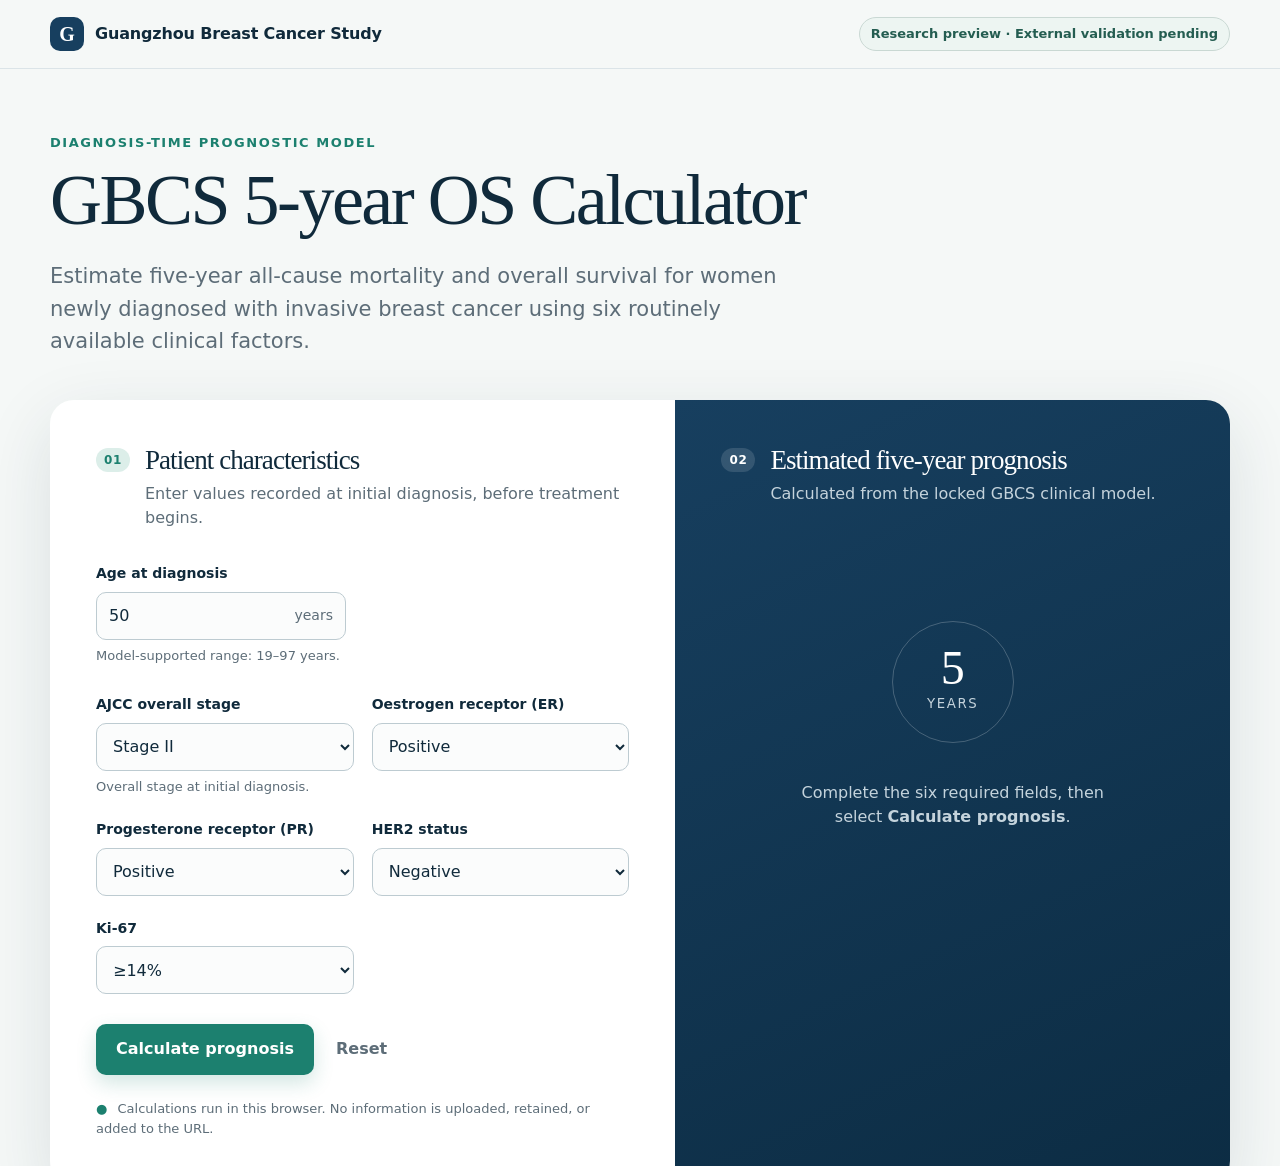
<file: index.html>
<!doctype html>
<html lang="en">
<head>
  <meta charset="utf-8">
  <meta name="viewport" content="width=device-width, initial-scale=1">
  <meta http-equiv="refresh" content="0; url=calculator/">
  <title>GBCS 5-year OS Calculator</title>
</head>
<body>
  <p><a href="calculator/">Open the GBCS 5-year OS Calculator</a>.</p>
</body>
</html>
</file>
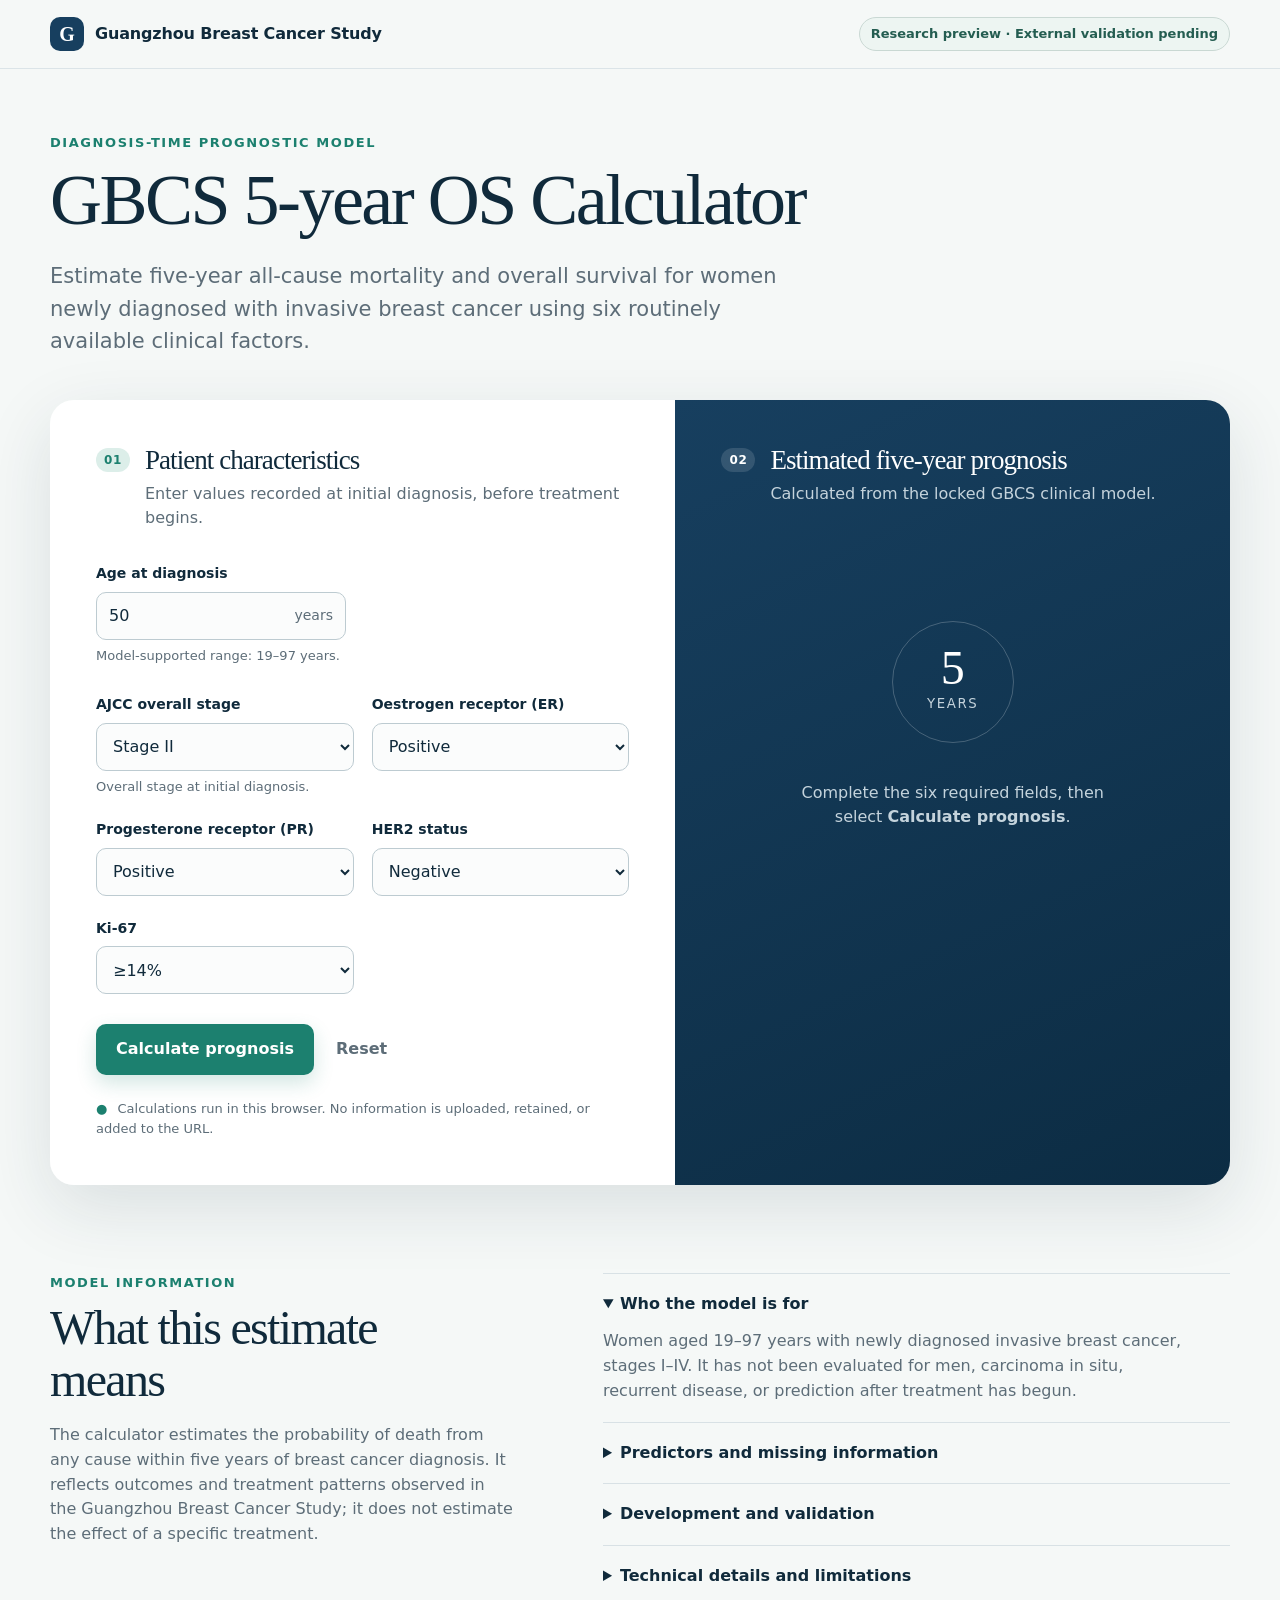
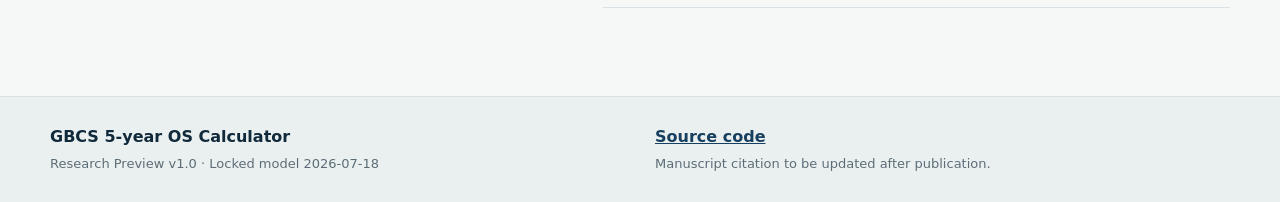
<file: calculator/index.html>
<!doctype html>
<html lang="en">
<head>
  <meta charset="utf-8">
  <meta name="viewport" content="width=device-width, initial-scale=1">
  <meta name="description" content="Research-preview calculator for five-year all-cause mortality after invasive breast cancer diagnosis in the Guangzhou Breast Cancer Study.">
  <meta name="theme-color" content="#173f5f">
  <link rel="icon" href="data:image/svg+xml,%3Csvg xmlns='http://www.w3.org/2000/svg' viewBox='0 0 64 64'%3E%3Crect width='64' height='64' rx='14' fill='%23173f5f'/%3E%3Cpath d='M18 43V21h8c8 0 12 3 12 9 0 4-2 6-5 7l8 6H30l-6-5v5z' fill='white'/%3E%3C/svg%3E">
  <title>GBCS 5-year OS Calculator</title>
  <link rel="stylesheet" href="styles.css">
</head>
<body>
  <header class="site-header">
    <div class="shell header-inner">
      <a class="brand" href="#top" aria-label="GBCS calculator home">
        <span class="brand-mark" aria-hidden="true">G</span>
        <span>Guangzhou Breast Cancer Study</span>
      </a>
      <span class="status-badge">Research preview · External validation pending</span>
    </div>
  </header>

  <main id="top">
    <section class="hero shell" aria-labelledby="page-title">
      <p class="eyebrow">Diagnosis-time prognostic model</p>
      <h1 id="page-title">GBCS 5-year OS Calculator</h1>
      <p class="hero-copy">Estimate five-year all-cause mortality and overall survival for women newly diagnosed with invasive breast cancer using six routinely available clinical factors.</p>
    </section>

    <section class="calculator-shell shell" aria-label="Five-year prognosis calculator">
      <form id="calculator-form" class="input-panel" novalidate>
        <div class="section-heading">
          <span class="step">01</span>
          <div>
            <h2>Patient characteristics</h2>
            <p>Enter values recorded at initial diagnosis, before treatment begins.</p>
          </div>
        </div>

        <div class="field-grid">
          <div class="field field-wide">
            <label for="age">Age at diagnosis</label>
            <div class="number-wrap">
              <input id="age" name="age" type="number" min="19" max="97" step="1" value="50" inputmode="numeric" required aria-describedby="age-help age-error">
              <span>years</span>
            </div>
            <p class="field-help" id="age-help">Model-supported range: 19–97 years.</p>
            <p class="field-error" id="age-error" role="alert"></p>
          </div>

          <div class="field">
            <label for="stage">AJCC overall stage</label>
            <select id="stage" name="stage" required>
              <option value="I">Stage I</option>
              <option value="II" selected>Stage II</option>
              <option value="III">Stage III</option>
              <option value="IV">Stage IV</option>
            </select>
            <p class="field-help">Overall stage at initial diagnosis.</p>
          </div>

          <div class="field">
            <label for="er">Oestrogen receptor (ER)</label>
            <select id="er" name="er" required>
              <option value="Positive" selected>Positive</option>
              <option value="Negative">Negative</option>
            </select>
          </div>

          <div class="field">
            <label for="pr">Progesterone receptor (PR)</label>
            <select id="pr" name="pr" required>
              <option value="Positive" selected>Positive</option>
              <option value="Negative">Negative</option>
            </select>
          </div>

          <div class="field">
            <label for="her2">HER2 status</label>
            <select id="her2" name="her2" required>
              <option value="Negative" selected>Negative</option>
              <option value="Equivocal">Equivocal</option>
              <option value="Positive">Positive</option>
            </select>
          </div>

          <div class="field">
            <label for="ki67">Ki-67</label>
            <select id="ki67" name="ki67" required>
              <option value="<14%">&lt;14%</option>
              <option value=">=14%" selected>≥14%</option>
            </select>
          </div>
        </div>

        <div class="form-actions">
          <button class="primary-button" type="submit">Calculate prognosis</button>
          <button class="text-button" type="button" id="reset-button">Reset</button>
        </div>
        <p class="privacy-note"><span aria-hidden="true">●</span> Calculations run in this browser. No information is uploaded, retained, or added to the URL.</p>
      </form>

      <section class="result-panel" aria-labelledby="result-title" aria-live="polite">
        <div class="section-heading light">
          <span class="step">02</span>
          <div>
            <h2 id="result-title">Estimated five-year prognosis</h2>
            <p>Calculated from the locked GBCS clinical model.</p>
          </div>
        </div>

        <div id="result-empty" class="result-empty">
          <div class="empty-ring" aria-hidden="true"><span>5</span><small>years</small></div>
          <p>Complete the six required fields, then select <strong>Calculate prognosis</strong>.</p>
        </div>

        <div id="result-content" class="result-content" hidden>
          <div class="risk-visual" aria-hidden="true">
            <svg viewBox="0 0 220 126" role="img">
              <path class="gauge-track" d="M25 108 A85 85 0 0 1 195 108" pathLength="100"></path>
              <path id="gauge-fill" class="gauge-fill" d="M25 108 A85 85 0 0 1 195 108" pathLength="100"></path>
            </svg>
            <div class="risk-number"><strong id="mortality-value">—</strong><span>5-year mortality</span></div>
          </div>

          <div class="result-metrics">
            <div>
              <span>Estimated overall survival</span>
              <strong id="survival-value">—</strong>
            </div>
            <div>
              <span>Range across 10 imputed model fits</span>
              <strong id="component-range">—</strong>
            </div>
          </div>

          <p id="profile-summary" class="profile-summary"></p>
          <p class="uncertainty-note">The model-component range is not a 95% confidence interval and does not represent every source of uncertainty in an individual prediction.</p>
          <div class="warning" role="note">
            <strong>Research use only</strong>
            <p>This estimate may support research and prognosis discussion. It must not be used alone to select treatment, alter follow-up, or replace clinical judgement.</p>
          </div>
        </div>
      </section>
    </section>

    <section class="information shell" aria-labelledby="about-title">
      <div class="information-intro">
        <p class="eyebrow">Model information</p>
        <h2 id="about-title">What this estimate means</h2>
        <p>The calculator estimates the probability of death from any cause within five years of breast cancer diagnosis. It reflects outcomes and treatment patterns observed in the Guangzhou Breast Cancer Study; it does not estimate the effect of a specific treatment.</p>
      </div>
      <div class="detail-list">
        <details open>
          <summary>Who the model is for</summary>
          <p>Women aged 19–97 years with newly diagnosed invasive breast cancer, stages I–IV. It has not been evaluated for men, carcinoma in situ, recurrent disease, or prediction after treatment has begun.</p>
        </details>
        <details>
          <summary>Predictors and missing information</summary>
          <p>The model requires age at diagnosis, AJCC overall stage, ER, PR, HER2, and Ki-67. A prediction is not produced if any value is unknown. HER2 equivocal is an explicitly supported model category.</p>
        </details>
        <details>
          <summary>Development and validation</summary>
          <p>The model was developed using 4,231 women with invasive breast cancer diagnosed between 1 October 2008 and 31 January 2018. Internal validation included bootstrap optimism correction and temporal validation among women diagnosed from 2015 onward. Independent external validation and clinical-impact evaluation remain necessary.</p>
        </details>
        <details>
          <summary>Technical details and limitations</summary>
          <p>This browser implementation averages predictions from 10 Cox-model fits created after multiple imputation. Age is represented with a natural cubic spline with knots at 43 and 52 years. Limitations include development in a regional cohort, potential temporal and treatment-policy dependence, and evidence of non-proportional hazards in model diagnostics.</p>
        </details>
      </div>
    </section>
  </main>

  <footer>
    <div class="shell footer-grid">
      <div>
        <strong>GBCS 5-year OS Calculator</strong>
        <p>Research Preview v1.0 · Locked model 2026-07-18</p>
      </div>
      <div>
        <a href="https://github.com/Shelly-linxu/Breast-cancer-prognosis-prediction">Source code</a>
        <p>Manuscript citation to be updated after publication.</p>
      </div>
    </div>
  </footer>

  <script src="model.js"></script>
  <script src="scoring.js"></script>
  <script src="app.js"></script>
</body>
</html>
</file>
<file: calculator/styles.css>
:root {
  color-scheme: light;
  --ink: #102a3b;
  --muted: #5d6d78;
  --line: #d8e1e5;
  --paper: #f5f8f7;
  --white: #ffffff;
  --navy: #173f5f;
  --navy-deep: #0c2c43;
  --teal: #1c806f;
  --teal-light: #dceee9;
  --gold: #d9a52e;
  --danger: #a33f34;
  --shadow: 0 22px 70px rgba(22, 53, 67, 0.12);
}

* { box-sizing: border-box; }

[hidden] { display: none !important; }

html { scroll-behavior: smooth; }

body {
  margin: 0;
  min-width: 320px;
  background: var(--paper);
  color: var(--ink);
  font-family: Inter, ui-sans-serif, system-ui, -apple-system, BlinkMacSystemFont, "Segoe UI", sans-serif;
  font-size: 16px;
  line-height: 1.55;
}

button, input, select { font: inherit; }

.shell { width: min(1180px, calc(100% - 40px)); margin-inline: auto; }

.site-header {
  border-bottom: 1px solid rgba(216, 225, 229, 0.85);
  background: rgba(245, 248, 247, 0.92);
  backdrop-filter: blur(12px);
}

.header-inner { min-height: 68px; display: flex; align-items: center; justify-content: space-between; gap: 20px; }
.brand { display: inline-flex; align-items: center; gap: 11px; color: var(--ink); text-decoration: none; font-weight: 720; letter-spacing: -0.01em; }
.brand-mark { display: grid; place-items: center; width: 34px; height: 34px; border-radius: 10px; background: var(--navy); color: white; font-family: Georgia, serif; font-size: 20px; }
.status-badge { border: 1px solid #c9d8d3; border-radius: 999px; background: #edf5f2; color: #245d51; padding: 6px 11px; font-size: 13px; font-weight: 700; }

.hero { padding-block: 64px 42px; }
.eyebrow { margin: 0 0 8px; color: var(--teal); font-size: 13px; font-weight: 800; letter-spacing: 0.12em; text-transform: uppercase; }
h1, h2 { margin: 0; line-height: 1.1; letter-spacing: -0.035em; }
h1 { max-width: 850px; font-family: Georgia, "Times New Roman", serif; font-size: clamp(42px, 6vw, 72px); font-weight: 500; }
.hero-copy { max-width: 750px; margin: 20px 0 0; color: var(--muted); font-size: clamp(18px, 2vw, 21px); }

.calculator-shell { display: grid; grid-template-columns: minmax(0, 1.06fr) minmax(400px, 0.94fr); border-radius: 24px; overflow: hidden; box-shadow: var(--shadow); }
.input-panel, .result-panel { padding: clamp(28px, 4vw, 46px); }
.input-panel { background: var(--white); }
.result-panel { background: linear-gradient(155deg, var(--navy) 0%, var(--navy-deep) 100%); color: white; }
.section-heading { display: flex; gap: 15px; align-items: flex-start; margin-bottom: 32px; }
.section-heading h2 { font-family: Georgia, "Times New Roman", serif; font-size: 27px; font-weight: 500; }
.section-heading p { margin: 6px 0 0; color: var(--muted); }
.section-heading.light p { color: #c4d3dc; }
.step { display: inline-grid; place-items: center; min-width: 34px; height: 24px; margin-top: 2px; border-radius: 999px; background: var(--teal-light); color: var(--teal); font-size: 12px; font-weight: 800; letter-spacing: .05em; }
.light .step { background: rgba(255,255,255,.13); color: white; }

.field-grid { display: grid; grid-template-columns: 1fr 1fr; gap: 22px 18px; }
.field-wide { grid-column: 1 / -1; }
.field label { display: block; margin-bottom: 7px; font-size: 14px; font-weight: 750; }
.field select, .field input {
  width: 100%; min-height: 48px; border: 1px solid #bdcbd1; border-radius: 10px; background: #fbfcfc; color: var(--ink); padding: 10px 12px; outline: none;
}
.field select:focus, .field input:focus { border-color: var(--teal); box-shadow: 0 0 0 3px rgba(28,128,111,.13); }
.number-wrap { position: relative; max-width: 250px; }
.number-wrap input { padding-right: 68px; }
.number-wrap span { position: absolute; right: 13px; top: 50%; transform: translateY(-50%); color: var(--muted); font-size: 14px; pointer-events: none; }
.field-help, .field-error { margin: 6px 0 0; font-size: 13px; }
.field-help { color: var(--muted); }
.field-error { min-height: 0; color: var(--danger); font-weight: 650; }
.field.invalid input { border-color: var(--danger); }
.field.invalid .field-error { min-height: 20px; }

.form-actions { display: flex; align-items: center; gap: 20px; margin-top: 30px; }
.primary-button { border: 0; border-radius: 10px; background: var(--teal); color: white; padding: 13px 20px; font-weight: 780; cursor: pointer; box-shadow: 0 8px 20px rgba(28,128,111,.2); }
.primary-button:hover { background: #176f61; }
.primary-button:focus-visible, .text-button:focus-visible, summary:focus-visible, a:focus-visible { outline: 3px solid rgba(217,165,46,.55); outline-offset: 3px; }
.text-button { border: 0; background: transparent; color: var(--muted); padding: 10px 2px; font-weight: 700; cursor: pointer; }
.privacy-note { margin: 24px 0 0; color: var(--muted); font-size: 13px; }
.privacy-note span { color: var(--teal); margin-right: 6px; }

.result-empty { min-height: 390px; display: grid; place-content: center; justify-items: center; text-align: center; color: #c4d3dc; }
.result-empty p { max-width: 330px; }
.empty-ring { display: grid; place-content: center; width: 122px; height: 122px; margin-bottom: 22px; border: 1px solid rgba(255,255,255,.22); border-radius: 50%; }
.empty-ring span { display: block; font-family: Georgia, serif; color: white; font-size: 48px; line-height: .85; }
.empty-ring small { margin-top: 5px; text-transform: uppercase; letter-spacing: .12em; }
.risk-visual { position: relative; width: min(330px, 100%); margin: 16px auto 0; text-align: center; }
.risk-visual svg { display: block; width: 100%; overflow: visible; }
.gauge-track, .gauge-fill { fill: none; stroke-width: 16; stroke-linecap: round; }
.gauge-track { stroke: rgba(255,255,255,.13); }
.gauge-fill { stroke: var(--gold); stroke-dasharray: 0 100; transition: stroke-dasharray .6s ease; }
.risk-number { position: absolute; inset: 47% 0 auto; display: grid; }
.risk-number strong { font-family: Georgia, serif; font-size: 52px; font-weight: 500; letter-spacing: -.04em; line-height: 1; }
.risk-number span { margin-top: 7px; color: #c4d3dc; font-size: 13px; text-transform: uppercase; letter-spacing: .1em; }
.result-metrics { display: grid; grid-template-columns: 1fr 1fr; border-block: 1px solid rgba(255,255,255,.14); margin-top: 10px; }
.result-metrics > div { padding: 20px 16px; }
.result-metrics > div + div { border-left: 1px solid rgba(255,255,255,.14); }
.result-metrics span { display: block; min-height: 43px; color: #c4d3dc; font-size: 13px; }
.result-metrics strong { display: block; margin-top: 7px; font-size: 23px; }
.profile-summary { margin: 20px 0 8px; color: #edf4f6; }
.uncertainty-note { margin: 0; color: #aebfc8; font-size: 13px; }
.warning { margin-top: 22px; border-left: 3px solid var(--gold); padding-left: 15px; }
.warning strong { color: #f5d989; }
.warning p { margin: 4px 0 0; color: #d5e0e5; font-size: 14px; }

.information { display: grid; grid-template-columns: .85fr 1.15fr; gap: clamp(40px, 7vw, 90px); padding-block: 88px; }
.information-intro h2 { max-width: 420px; font-family: Georgia, serif; font-size: clamp(34px, 4vw, 48px); font-weight: 500; }
.information-intro > p:last-child { color: var(--muted); }
.detail-list details { border-top: 1px solid var(--line); padding: 18px 0; }
.detail-list details:last-child { border-bottom: 1px solid var(--line); }
.detail-list summary { color: var(--ink); font-weight: 760; cursor: pointer; }
.detail-list details p { margin: 12px 32px 0 0; color: var(--muted); }

footer { background: #eaf0ef; border-top: 1px solid var(--line); }
.footer-grid { display: grid; grid-template-columns: 1fr 1fr; gap: 30px; padding-block: 28px; }
.footer-grid p { margin: 4px 0 0; color: var(--muted); font-size: 13px; }
.footer-grid a { color: var(--navy); font-weight: 750; }

@media (max-width: 880px) {
  .calculator-shell, .information { grid-template-columns: 1fr; }
  .result-panel { min-height: 540px; }
}

@media (max-width: 620px) {
  .shell { width: min(100% - 24px, 1180px); }
  .header-inner { align-items: flex-start; flex-direction: column; padding-block: 14px; }
  .brand { font-size: 14px; }
  .status-badge { font-size: 11px; }
  .hero { padding-block: 44px 28px; }
  h1 { font-size: 42px; }
  .calculator-shell { border-radius: 16px; }
  .input-panel, .result-panel { padding: 26px 20px; }
  .field-grid, .result-metrics, .footer-grid { grid-template-columns: 1fr; }
  .field-wide { grid-column: auto; }
  .number-wrap { max-width: none; }
  .result-metrics > div + div { border-left: 0; border-top: 1px solid rgba(255,255,255,.14); }
  .result-metrics span { min-height: auto; }
  .information { padding-block: 64px; }
}

@media (prefers-reduced-motion: reduce) {
  * { scroll-behavior: auto !important; transition: none !important; }
}
</file>
